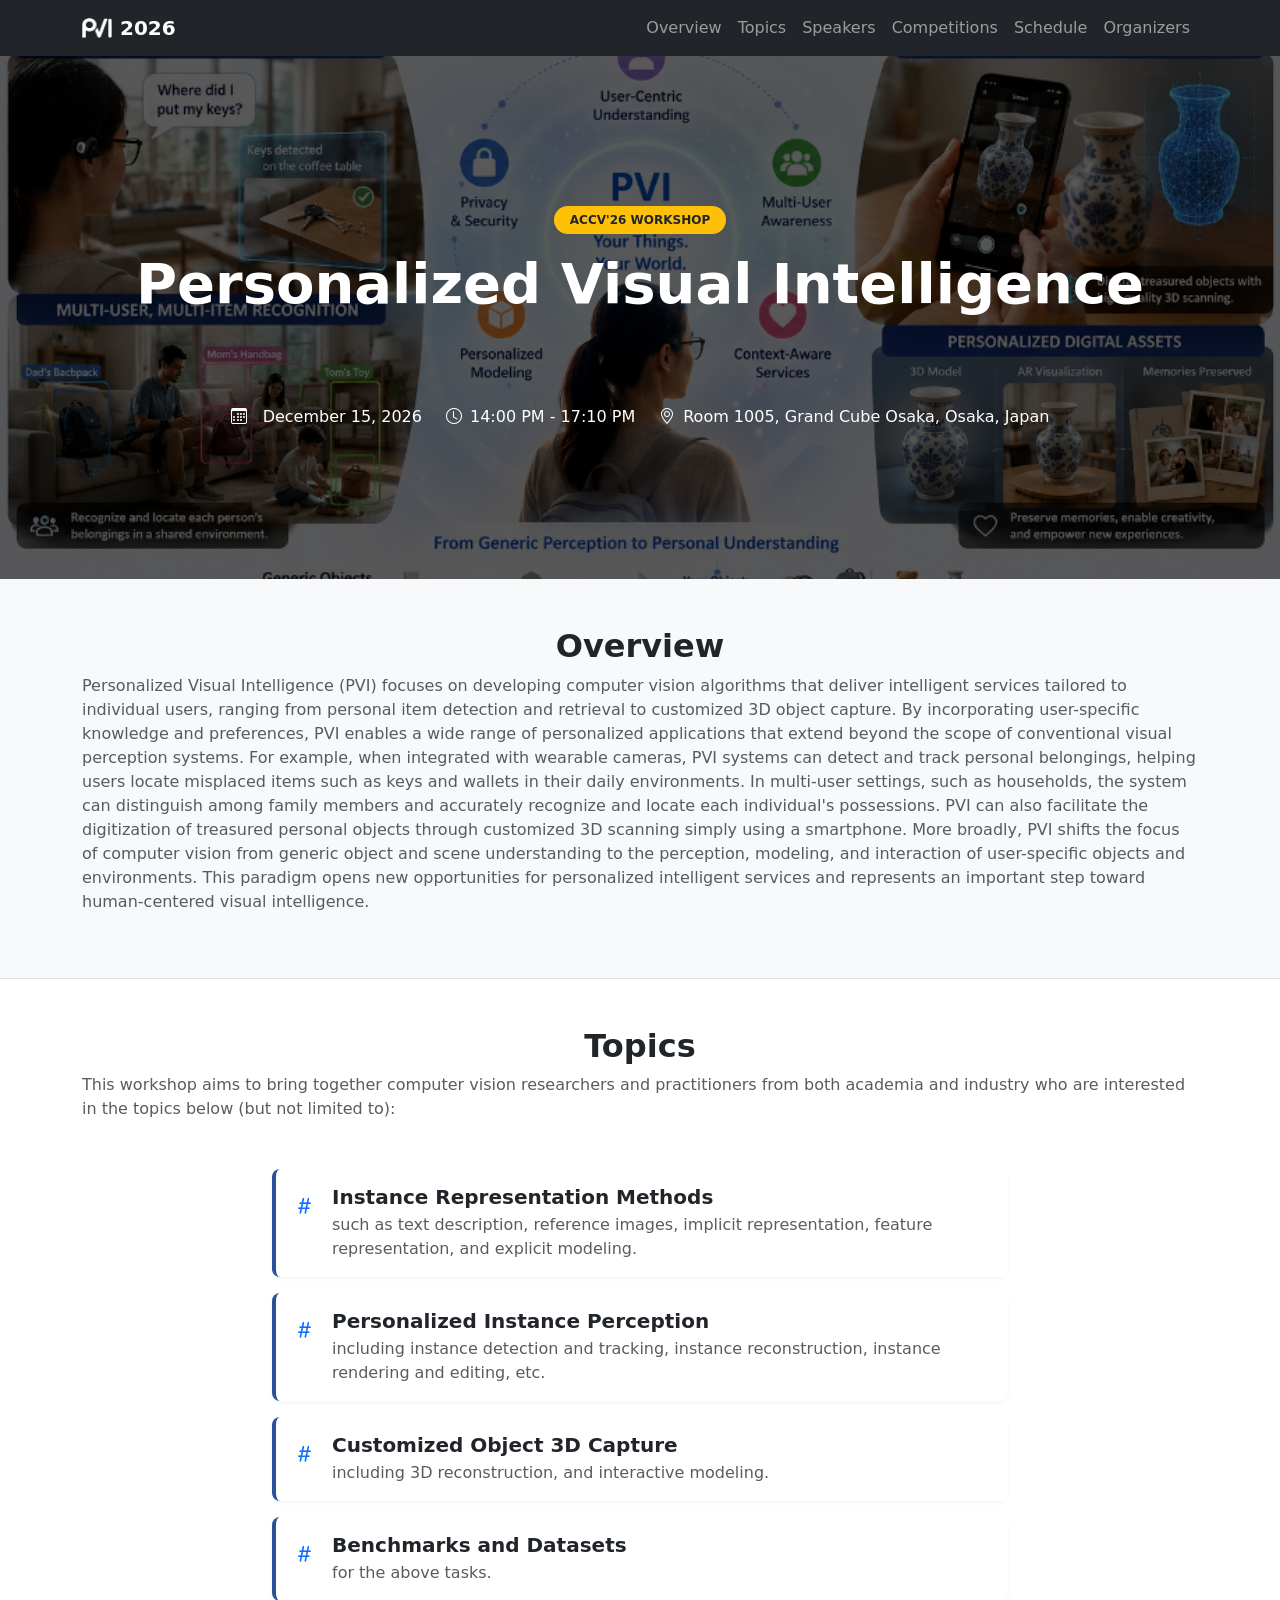
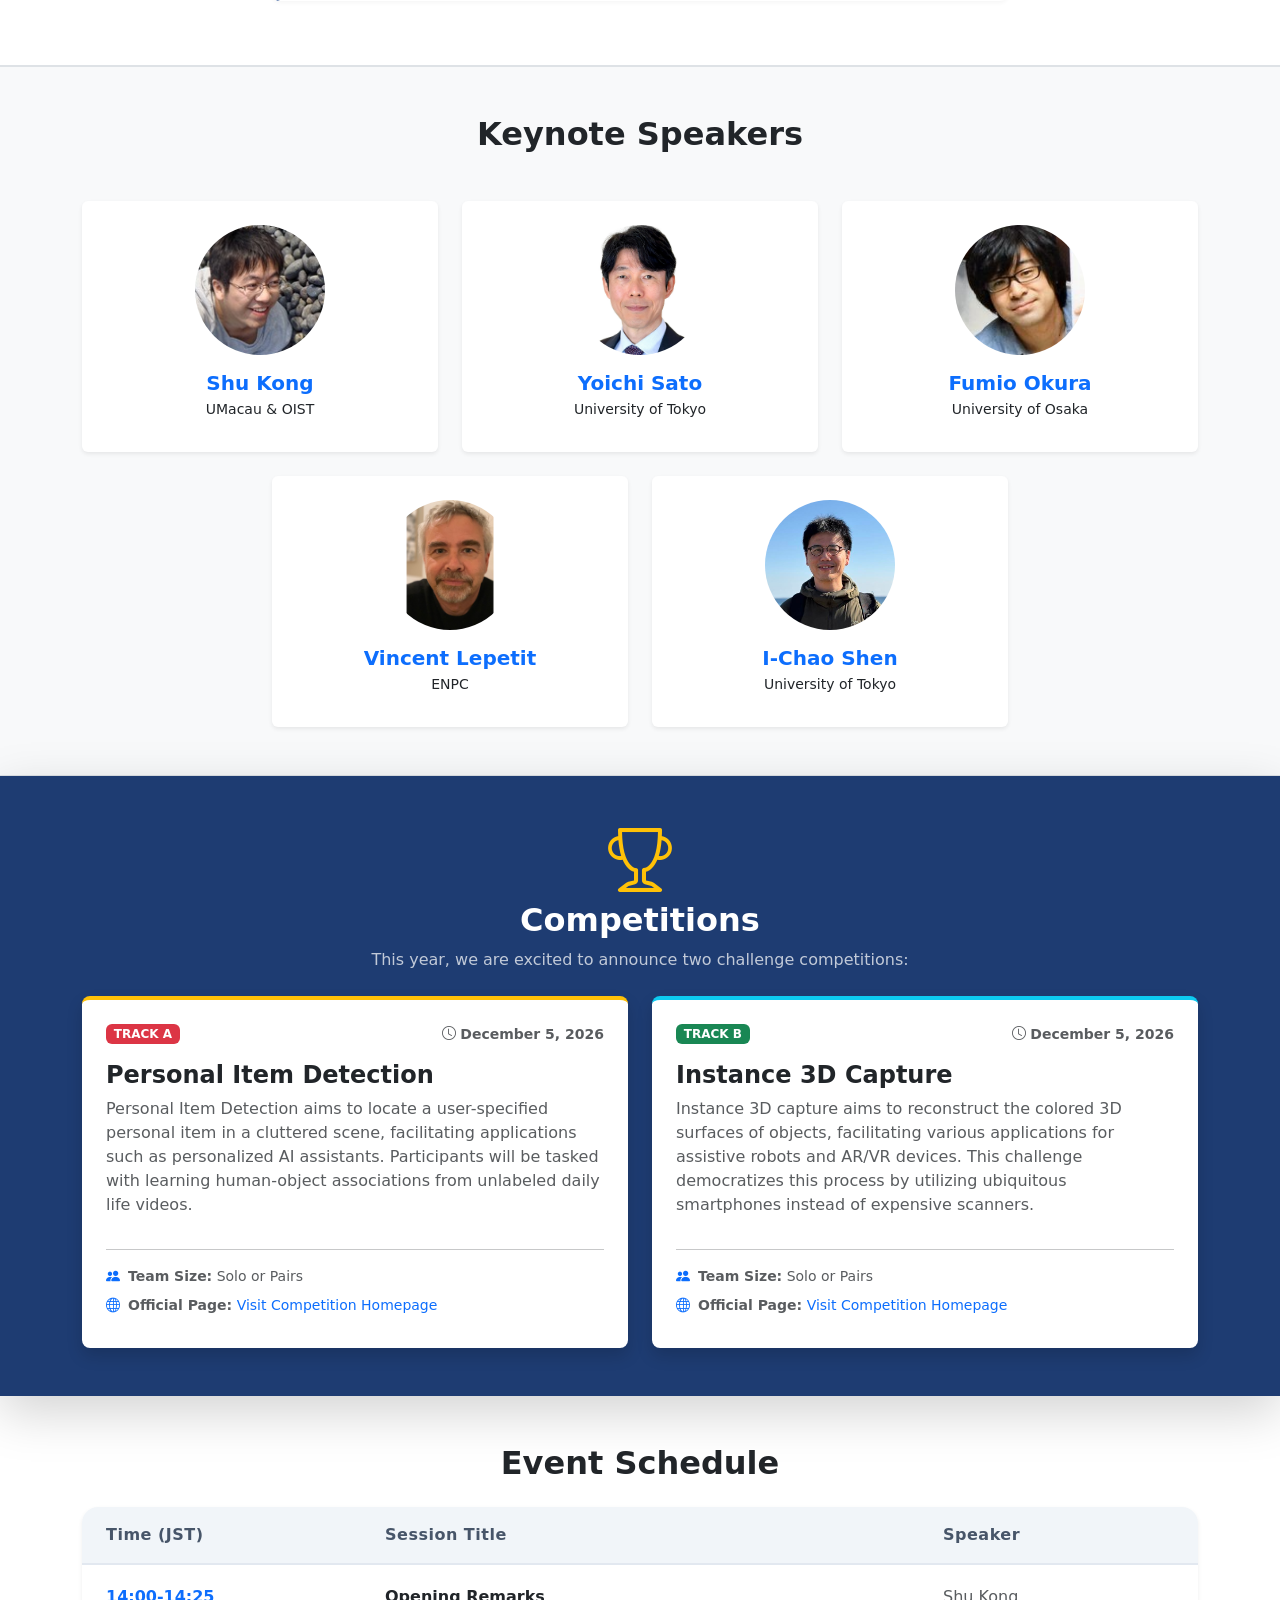
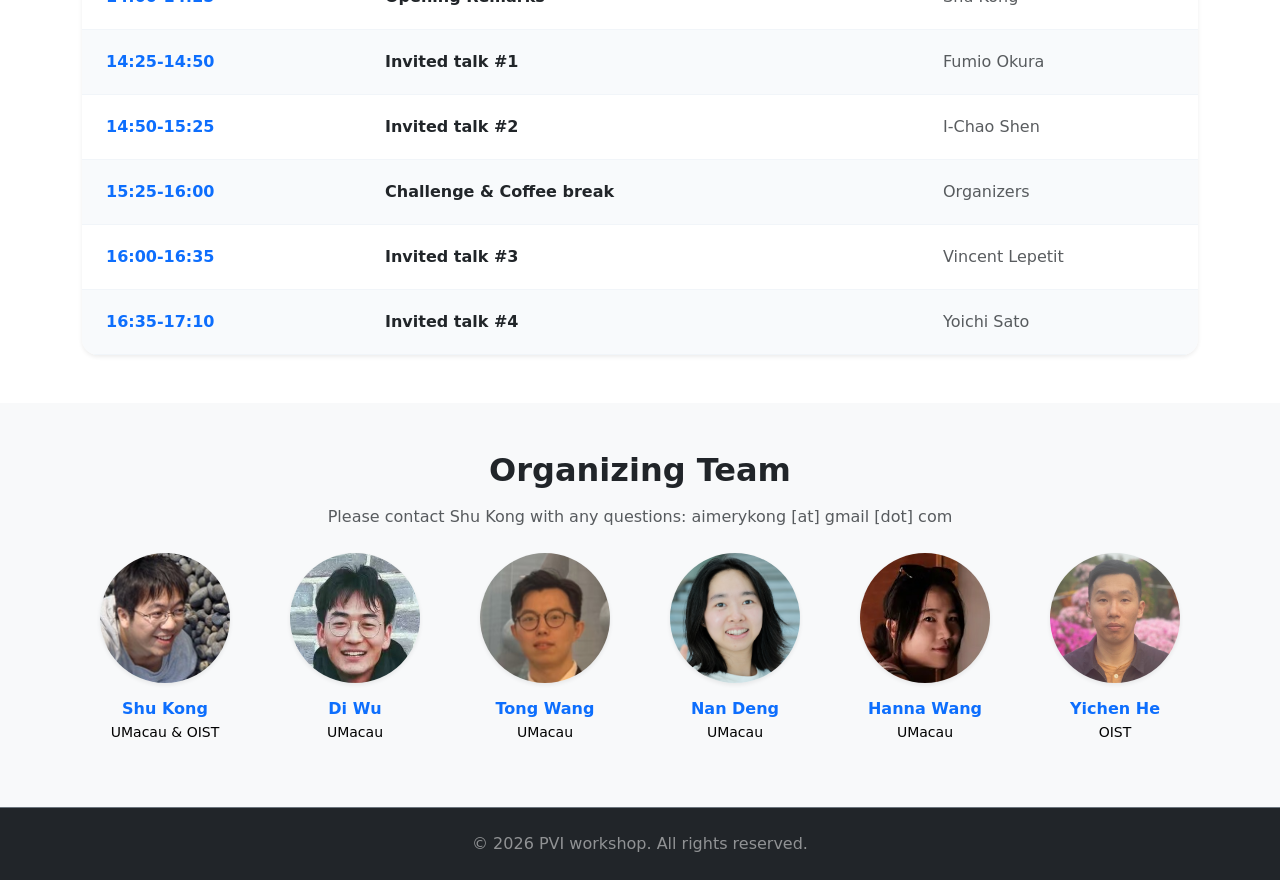
<file: index.html>
<!DOCTYPE html>
<html lang="en">
<head>
    <meta charset="UTF-8">
    <meta name="viewport" content="width=device-width, initial-scale=1.0">
    
    <!-- Global site tag (gtag.js) - Google Analytics -->
    <script async src="https://www.googletagmanager.com/gtag/js?id=G-MRE0KJEFWQ"></script>
    <script>
      window.dataLayer = window.dataLayer || [];
      function gtag(){dataLayer.push(arguments);}
      gtag('js', new Date());
      gtag('config', 'G-MRE0KJEFWQ');
    </script>

    <!--Open Graph Related Stuff-->
    <meta property="og:title" content="Personalized Visual Intelligence">
    <meta property="og:url" content="https://personalized-visual-intelligence.github.io">
    <meta property="og:type" content="article">
    <meta property="og:image" content="https://personalized-visual-intelligence.github.io/assets/images/PVI_overview.png">


    <title>PVI 2026</title>
    <!-- Bootstrap 5 CSS -->
    <link href="https://cdn.jsdelivr.net/npm/bootstrap@5.3.3/dist/css/bootstrap.min.css" rel="stylesheet">
    <!-- Bootstrap Icons -->
    <link href="https://cdn.jsdelivr.net/npm/bootstrap-icons@1.11.3/font/bootstrap-icons.min.css" rel="stylesheet">
    <style>
        .hero-section {
            background: linear-gradient(rgba(0, 0, 0, 0.65), rgba(0, 0, 0, 0.65)), 
                        url('assets/images/PVI_overview.png');
            
            background-size: cover;
            background-position: center;
            background-repeat: no-repeat;
            
            color: white;
            padding: 150px 0;
        }

        .speaker-card img, .organizer-card img {
            width: 130px;
            height: 130px;
            object-fit: cover;
        }

        .bg-competitions { background-color: #1e3c72; color: #ffffff; }
        
        .topic-list-item {
            padding: 1rem;
            background: #ffffff;
            border-radius: 8px;
            box-shadow: 0 2px 4px rgba(0,0,0,0.04);
            margin-bottom: 1rem;
            border-left: 4px solid #2a5298;
        }

        /*custom table*/
        .custom-table-modern {
            border-collapse: separate;
            border-spacing: 0;
        }
        .custom-table-modern thead th {
            background-color: #f1f5f9;
            color: #475569;
            font-weight: 700;
            font-size: 1rem;
            letter-spacing: 0.5px;
            padding: 16px 24px;
            border-bottom: 2px solid #e2e8f0;
        }
        .custom-table-modern tbody td {
            padding: 20px 24px;
            border-bottom: 1px solid #f1f5f9;
            transition: all 0.2s ease;
        }
        .custom-table-modern tbody tr:nth-child(even) td {
            background-color: #f8fafc;
        }
    </style>
</head>
<body>

    <!-- Navigation -->
    <nav class="navbar navbar-expand-lg navbar-dark bg-dark sticky-top">
        <div class="container">
            <a class="navbar-brand fw-bold d-inline-flex align-items-center" href="https://personalized-visual-intelligence.github.io">
                <img src="assets/images/PVI_white.png" alt="PVI Logo" width="30" height="20" class="me-2">
                2026
            </a>
            <button class="navbar-toggler" type="button" data-bs-toggle="collapse" data-bs-target="#navbarNav">
                <span class="navbar-toggler-icon"></span>
            </button>
            <div class="collapse navbar-collapse" id="navbarNav">
                <ul class="navbar-nav ms-auto">
                    <li class="nav-item"><a class="nav-link" href="#overview">Overview</a></li>
                    <li class="nav-item"><a class="nav-link" href="#topics">Topics</a></li>
                    <li class="nav-item"><a class="nav-link" href="#speakers">Speakers</a></li>
                    <li class="nav-item"><a class="nav-link" href="#competitions">Competitions</a></li>
                    <li class="nav-item"><a class="nav-link" href="#schedule">Schedule</a></li>
                    <li class="nav-item"><a class="nav-link" href="#organizers">Organizers</a></li>
                </ul>
            </div>
        </div>
    </nav>
    

    <!-- Hero Section -->
    <header class="hero-section text-center">
        <div class="container">
            <span class="badge bg-warning text-dark mb-3 px-3 py-2 rounded-pill fw-bold">ACCV'26 WORKSHOP</span>
            <h1 class="display-4 fw-bold mb-3">Personalized Visual Intelligence</h1>
            <!-- <p class="lead mb-4 text-danger fw-bold">This website is under construction.</p> -->
            <br>
            <br>
            <br>
            <div class="d-flex justify-content-center gap-4">
                <div><i class="bi bi-calendar3 me-3"></i>December 15, 2026</div>
                <div><i class="bi bi-clock me-2"></i>14:00 PM - 17:10 PM</div>
                <div><i class="bi bi-geo-alt me-2"></i>Room 1005, Grand Cube Osaka, Osaka, Japan</div>
            </div>
        </div>
    </header>



    <!-- Overview Section -->
    <section id="overview" class="py-5 bg-light">
        <div class="container">
            <div class="row align-items-center">
                <h2 class="text-center fw-bold mb-2">Overview</h2>
                <p class="text-muted">
                    Personalized Visual Intelligence (PVI) focuses on developing computer vision algorithms that 
                    deliver intelligent services tailored to individual users, ranging from personal item detection 
                    and retrieval to customized 3D object capture. By incorporating user-specific knowledge and preferences, 
                    PVI enables a wide range of personalized applications that extend beyond the scope of conventional visual perception systems. 
                    For example, when integrated with wearable cameras, PVI systems can detect and track personal belongings, 
                    helping users locate misplaced items such as keys and wallets in their daily environments. 
                    In multi-user settings, such as households, the system can distinguish among family members and accurately recognize and locate each individual's possessions. 
                    PVI can also facilitate the digitization of treasured personal objects through customized 3D scanning simply using a smartphone. 
                    More broadly, PVI shifts the focus of computer vision from generic object and scene understanding to the perception, 
                    modeling, and interaction of user-specific objects and environments. 
                    This paradigm opens new opportunities for personalized intelligent services and represents an important step toward human-centered visual intelligence. 
                </p>
            </div>
        </div>
    </section>

    <!-- Topics Section -->
    <section id="topics" class="py-5 bg-white border-top border-bottom">
        <div class="container">
            <h2 class="text-center fw-bold mb-2">Topics</h2>
            <p class="text-muted mb-5">This workshop aims to bring together computer vision researchers and practitioners from both academia and industry who are interested in the topics below (but not limited to):</p>
            
            <div class="row justify-content-center">
                <div class="col-lg-8">
                    <!-- Bulleted Style List Group -->
                    <div class="topic-list-item d-flex align-items-start">
                        <i class="bi bi-hash text-primary fs-4 me-3 mt-1"></i>
                        <div>
                            <h5 class="fw-bold mb-1">Instance Representation Methods</h5>
                            <p class="text-muted mb-0">such as text description, reference images, implicit representation, feature representation, and explicit modeling.</p>
                        </div>
                    </div>

                    <div class="topic-list-item d-flex align-items-start">
                        <i class="bi bi-hash text-primary fs-4 me-3 mt-1"></i>
                        <div>
                            <h5 class="fw-bold mb-1">Personalized Instance Perception</h5>
                            <p class="text-muted mb-0">including instance detection and tracking, instance reconstruction, instance rendering and editing, etc.</p>
                        </div>
                    </div>

                    <div class="topic-list-item d-flex align-items-start">
                        <i class="bi bi-hash text-primary fs-4 me-3 mt-1"></i>
                        <div>
                            <h5 class="fw-bold mb-1">Customized Object 3D Capture</h5>
                            <p class="text-muted mb-0">including 3D reconstruction, and interactive modeling.</p>
                        </div>
                    </div>

                    <div class="topic-list-item d-flex align-items-start">
                        <i class="bi bi-hash text-primary fs-4 me-3 mt-1"></i>
                        <div>
                            <h5 class="fw-bold mb-1">Benchmarks and Datasets</h5>
                            <p class="text-muted mb-0">for the above tasks.</p>
                        </div>
                    </div>
                </div>
            </div>
        </div>
    </section>

    
    <!-- Speakers Section -->
    <section id="speakers" class="py-5 bg-light border-top border-bottom">
        <div class="container">
            <h2 class="text-center fw-bold mb-5">Keynote Speakers</h2>
            <div class="row g-4 justify-content-center">
                <!-- Speaker 1 -->
                <div class="col-md-5 col-lg-4">
                    <a href="http://aimerykong.github.io/" class="text-decoration-none" target="_blank">
                        <div class="card h-100 text-center shadow-sm p-4 speaker-card border-0">
                            <img src="assets/images/shu.jpg" class="rounded-circle mx-auto mb-3" alt="Shu Kong">
                            <h5 class="fw-bold mb-1 text-primary">Shu Kong</h5>
                            <p class="small mb-2">UMacau & OIST</p>
                        </div>
                    </a>
                </div>
                <!-- Speaker 2 -->
                <div class="col-md-5 col-lg-4">
                    <a href="https://sites.google.com/ut-vision.org/ysato/" class="text-decoration-none" target="_blank">
                        <div class="card h-100 text-center shadow-sm p-4 speaker-card border-0">
                            <img src="assets/images/yoichi-sato.png" class="rounded-circle mx-auto mb-3" alt="Yoichi Sato">
                            <h5 class="fw-bold mb-1 text-primary">Yoichi Sato</h5>
                            <p class="small mb-2">University of Tokyo</p>
                        </div>
                    </a>
                </div>
                <!-- Speaker 3 -->
                <div class="col-md-5 col-lg-4">
                    <a href="https://fokura.jp/" class="text-decoration-none" target="_blank">
                        <div class="card h-100 text-center shadow-sm p-4 speaker-card border-0">
                            <img src="assets/images/fumio-okura.jpg" class="rounded-circle mx-auto mb-3" alt="Fumio Okura">
                            <h5 class="fw-bold mb-1 text-primary">Fumio Okura</h5>
                            <p class="small mb-2">University of Osaka</p>
                        </div>
                    </a>
                </div>
                <!-- Speaker 4 -->
                <div class="col-md-5 col-lg-4">
                    <a href="https://vincentlepetit.github.io/publications/" class="text-decoration-none" target="_blank">
                        <div class="card h-100 text-center shadow-sm p-4 speaker-card border-0">
                            <img src="assets/images/vincent-lepetit.png" class="rounded-circle mx-auto mb-3" alt="Vincent Lepetit">
                            <h5 class="fw-bold mb-1 text-primary">Vincent Lepetit</h5>
                            <p class="small mb-2">ENPC</p>
                        </div>
                    </a>
                </div>
                <!-- Speaker 5 -->
                <div class="col-md-5 col-lg-4">
                    <a href="https://jdily.github.io/" class="text-decoration-none" target="_blank">
                        <div class="card h-100 text-center shadow-sm p-4 speaker-card border-0">
                            <img src="assets/images/ichao.jpg" class="rounded-circle mx-auto mb-3" alt="I-Chao Shen">
                            <h5 class="fw-bold mb-1 text-primary">I-Chao Shen</h5>
                            <p class="small mb-2">University of Tokyo</p>
                        </div>
                    </a>
                </div>
            </div>
        </div>
    </section>


    <!-- Competitions Section (Dark Slate Background for high contrast) -->
    <section id="competitions" class="py-5 bg-competitions shadow-lg">
        <div class="container">
            <div class="text-center mb-4">
                <i class="bi bi-trophy display-3 text-warning mb-2"></i>
                <h2 class="fw-bold">Competitions</h2>
                <p class="text-light opacity-75">This year, we are excited to announce two challenge competitions:</p>            
            </div>

            <div class="row g-4">
                <!-- Competition 1 -->
                <div class="col-md-6">
                    <div class="bg-white text-dark p-4 rounded-3 h-100 d-flex flex-column justify-content-between border-top border-4 border-warning shadow">
                        <div class="d-flex justify-content-between align-items-center mb-3">
                            <span class="badge bg-danger">TRACK A</span>
                            <small class="text-muted fw-bold"><i class="bi bi-clock me-1"></i>December 5, 2026</small>
                        </div>
                        <h4 class="fw-bold mb-2">Personal Item Detection</h4>
                        <p class="text-muted">
                            Personal Item Detection aims to locate a user-specified personal item in a cluttered scene, facilitating applications such as personalized AI assistants. 
                            Participants will be tasked with learning human-object associations from unlabeled daily life videos.
                        </p>
                        <hr>
                        
                        <ul class="list-unstyled text-muted small mb-0">
                            <li class="mb-2">
                                <i class="bi bi-people-fill text-primary me-2"></i><strong>Team Size:</strong> Solo or Pairs
                            </li>
                            <!-- <li class="mb-2">
                                <i class="bi bi-file-earmark-text text-primary me-2"></i><strong>Registration:</strong> 
                                <a href="https://docs.google.com/forms/d/e/1FAIpQLSfYFdIjacH3eAB32eN7kWuGYv6YisNajxw6nxyBDcl8UDlvyA/viewform?usp=publish-editor" target="_blank" class="text-decoration-none">Fill out the Google Form</a>
                            </li> -->
                            <li class="mb-2">
                                <i class="bi bi-globe text-primary me-2"></i><strong>Official Page:</strong> 
                                <a href="https://www.codabench.org/competitions/18336/" target="_blank" class="text-decoration-none">Visit Competition Homepage</a>
                            </li>
                        </ul>
                    </div>
                </div>
                
                <!-- Competition 2 -->
                <div class="col-md-6">
                    <div class="bg-white text-dark p-4 rounded-3 h-100 d-flex flex-column justify-content-between border-top border-4 border-info shadow">
                        <div class="d-flex justify-content-between align-items-center mb-3">
                            <span class="badge bg-success">TRACK B</span>
                            <small class="text-muted fw-bold"><i class="bi bi-clock me-1"></i>December 5, 2026</small>
                        </div>
                        <h4 class="fw-bold mb-2">Instance 3D Capture</h4>
                        <p class="text-muted">
                            Instance 3D capture aims to reconstruct the colored 3D surfaces of objects, facilitating various applications for assistive robots and AR/VR devices. 
                            This challenge democratizes this process by utilizing ubiquitous smartphones instead of expensive scanners.
                        </p>
                        <hr>

                        <ul class="list-unstyled text-muted small mb-0">
                            <li class="mb-2">
                                <i class="bi bi-people-fill text-primary me-2"></i><strong>Team Size:</strong> Solo or Pairs
                            </li>
                            <!-- <li class="mb-2">
                                <i class="bi bi-file-earmark-text text-primary me-2"></i><strong>Registration:</strong> 
                                <a href="#" target="_blank" class="text-decoration-none">Fill out the Google Form</a>
                            </li> -->
                            <li class="mb-2">
                                <i class="bi bi-globe text-primary me-2"></i><strong>Official Page:</strong> 
                                <a href="https://www.codabench.org/competitions/18335/" target="_blank" class="text-decoration-none">Visit Competition Homepage</a>
                            </li>
                        </ul>
                    </div>
                </div>
            </div>
        </div>
    </section>

    <!-- Schedule Section -->
    <section id="schedule" class="py-5 bg-schedule">
        <div class="container">
            <h2 class="text-center fw-bold mb-4">Event Schedule</h2>
            <div class="table-responsive shadow-sm rounded-4 border-0">
                <table class="table table-hover align-middle mb-0 custom-table-modern">
                    <thead>
                        <tr>
                            <th style="width: 25%">Time (JST)</th>
                            <th style="width: 50%">Session Title</th>
                            <th style="width: 25%">Speaker</th>
                        </tr>
                    </thead>
                    <tbody>
                        <tr>
                            <td class="fw-bold text-primary">14:00-14:25</td>
                            <td><span class="fw-bold text-dark">Opening Remarks</span></td>
                            <td><span class="text-muted">Shu Kong</span></td>
                        </tr>
                        <tr>
                            <td class="fw-bold text-primary">14:25-14:50</td>
                            <td><span class="fw-bold text-dark">Invited talk #1</span></td>
                            <td><span class="text-muted">Fumio Okura</span></td>
                        </tr>
                        <tr>
                            <td class="fw-bold text-primary">14:50-15:25</td>
                            <td><span class="fw-bold text-dark">Invited talk #2</span></td>
                            <td><span class="text-muted">I-Chao Shen</span></td>
                        </tr>
                        <tr>
                            <td class="fw-bold text-primary">15:25-16:00</td>
                            <td><span class="fw-bold text-dark">Challenge & Coffee break</span></td>
                            <td><span class="text-muted">Organizers</span></td>
                        </tr>
                        <tr>
                            <td class="fw-bold text-primary">16:00-16:35</td>
                            <td><span class="fw-bold text-dark">Invited talk #3</span></td>
                            <td><span class="text-muted">Vincent Lepetit</span></td>
                        </tr>
                        <tr>
                            <td class="fw-bold text-primary">16:35-17:10</td>
                            <td><span class="fw-bold text-dark">Invited talk #4</span></td>
                            <td><span class="text-muted">Yoichi Sato</span></td>
                        </tr>
                    </tbody>
                </table>
            </div>
        </div>
    </section>



    <!-- Organizers Section -->
    <section id="organizers" class="py-5 bg-light">
        <div class="container">
            <h2 class="text-center fw-bold mb-3">Organizing Team</h2>
            <p class="text-center text-muted mb-4">Please contact Shu Kong with any questions: aimerykong [at] gmail [dot] com </p>
            <div class="row g-4 justify-content-center">
                <!-- Organizer 1 -->
                <div class="col-6 col-md-2">
                    <a href="http://aimerykong.github.io/" class="text-decoration-none" target="_blank">
                        <div class="text-center organizer-card">
                            <img src="assets/images/shu.jpg" class="rounded-circle mx-auto mb-3 shadow-sm" alt="Shu Kong">
                            <h6 class="fw-bold mb-1">Shu Kong</h6>
                            <p class="text-black small">UMacau & OIST</p>
                        </div>
                    </a>
                </div>
                <!-- Organizer 2 -->
                <div class="col-6 col-md-2">
                    <a href="https://diwu96063.github.io/" class="text-decoration-none" target="_blank">
                        <div class="text-center organizer-card">
                            <img src="assets/images/Di-Wu.jpg" class="rounded-circle mx-auto mb-3 shadow-sm" alt="Di Wu">
                            <h6 class="fw-bold mb-1">Di Wu</h6>
                            <p class="text-black small">UMacau</p>
                        </div>
                    </a>
                </div>
                <!-- Organizer 3 -->
                <div class="col-6 col-md-2">
                    <a href="https://leowangtong.github.io/" class="text-decoration-none" target="_blank">
                        <div class="text-center organizer-card">
                            <img src="assets/images/Tong-Wang.jpg" class="rounded-circle mx-auto mb-3 shadow-sm" alt="Tong Wang">
                            <h6 class="fw-bold mb-1">Tong Wang</h6>
                            <p class="text-black small">UMacau</p>
                        </div>
                    </a>
                </div>
                <!-- Organizer 4 -->
                <div class="col-6 col-md-2">
                    <a href="https://elowendeng.github.io/" class="text-decoration-none" target="_blank">
                        <div class="text-center organizer-card">
                            <img src="assets/images/Nan-Deng.jpeg" class="rounded-circle mx-auto mb-3 shadow-sm" alt="Nan Deng">
                            <h6 class="fw-bold mb-1">Nan Deng</h6>
                            <p class="text-black small">UMacau</p>
                        </div>
                    </a>
                </div>
                <!-- Organizer 5 -->
                <div class="col-6 col-md-2">
                    <a href="https://hannawang09.github.io/" class="text-decoration-none" target="_blank">
                        <div class="text-center organizer-card">
                            <img src="assets/images/Hanna-Wang.jpg" class="rounded-circle mx-auto mb-3 shadow-sm" alt="Hanna Wang">
                            <h6 class="fw-bold mb-1">Hanna Wang</h6>
                            <p class="text-black small">UMacau</p>
                        </div>
                    </a>
                </div>
                <!-- Organizer 6 -->
                <div class="col-6 col-md-2">
                    <a href="https://www.linkedin.com/in/yichen-he/" class="text-decoration-none" target="_blank">
                        <div class="text-center organizer-card">
                            <img src="assets/images/Yichen-He.jpg" class="rounded-circle mx-auto mb-3 shadow-sm" alt="Yichen He">
                            <h6 class="fw-bold mb-1">Yichen He</h6>
                            <p class="text-black small">OIST</p>
                        </div>
                    </a>
                </div>
            </div>
        </div>
    </section>
    
    <!-- Footer -->
    <footer class="bg-dark text-white-50 text-center py-4 border-top border-secondary">
        <div class="container">
            <p class="mb-0">&copy; 2026 PVI workshop. All rights reserved.</p>
        </div>
    </footer>

    <!-- Bootstrap 5 JS Bundle with Popper -->
    <script src="https://cdn.jsdelivr.net/npm/bootstrap@5.3.3/dist/js/bootstrap.bundle.min.js"></script>
</body>
</html>
</file>
